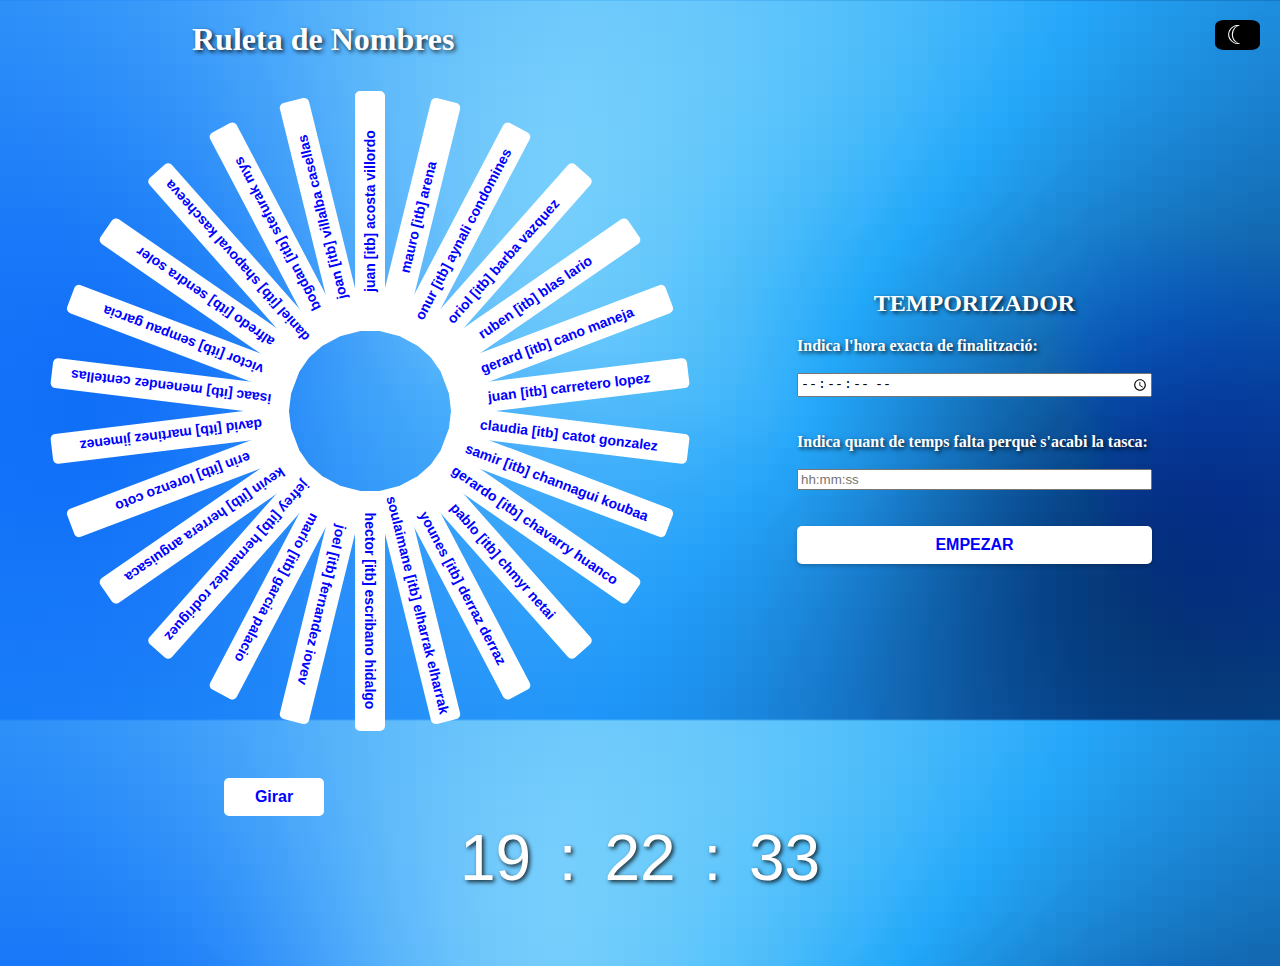
<file: index.html>
<!DOCTYPE html>
<html xmlns="http://www.w3.org/1999/html">
<head>
	<title>Temporizador</title>
	<meta charset="utf-8">
	<link rel="stylesheet" type="text/css" href="./style.css">
</head>
<body>
	<section class="contenedor_ruleta">
	  <h1>Ruleta de Nombres</h1>
	  <div class="roulette-container">
		<ul id="name-list"></ul>
		<button id="spin-button">Girar</button>
		<p id="result"></p>
	  </div>
	  <script src="./ruleta.js"></script>
	</section>
	<section class="reloj">
		  <div class="reloj-digital">
			<span id="hora"></span>
			<span class="separador">:</span>
			<span id="minuto"></span>
			<span class="separador">:</span>
			<span id="segundo"></span>
		  </div>
			<script src="./reloj.js"></script>
	</section>
	   <section class="temporizador">
      <h2>TEMPORIZADOR</h2>
      <form>
         <label for="end-time">Indica l'hora exacta de finalització:</label><br>
         <input type="time" id="end-time" name="end-time" step="1" autocomplete="off"><br><br>
         <label for="duration">Indica quant de temps falta perquè s'acabi la tasca:</label><br>
         <input type="text" id="duration" name="duration" placeholder="hh:mm:ss"><br><br>
         <button type="button" onclick="countdown()">EMPEZAR</button>
      </form>
      <br>
      <div id="countdown"></div>
		   <input type="button" id="pause-button" value="DETENER CONTADOR" onclick="pauseCountdown()" style="display: none;">
      <audio id="sound">
         <source src="/multimedia/audio2.mp3" type="audio/ogg">
      </audio>
      <script src="./temporizador.js"></script>
   </section>
	<section>
		<!--<a id="my-button" href="./mainOscuro.html" class="rounded">☾</a>-->
		<button id="my-button" class="rounded">☾</button>
		<script src="./boton.js"></script>
	</section>
</body>
</html>
</file>
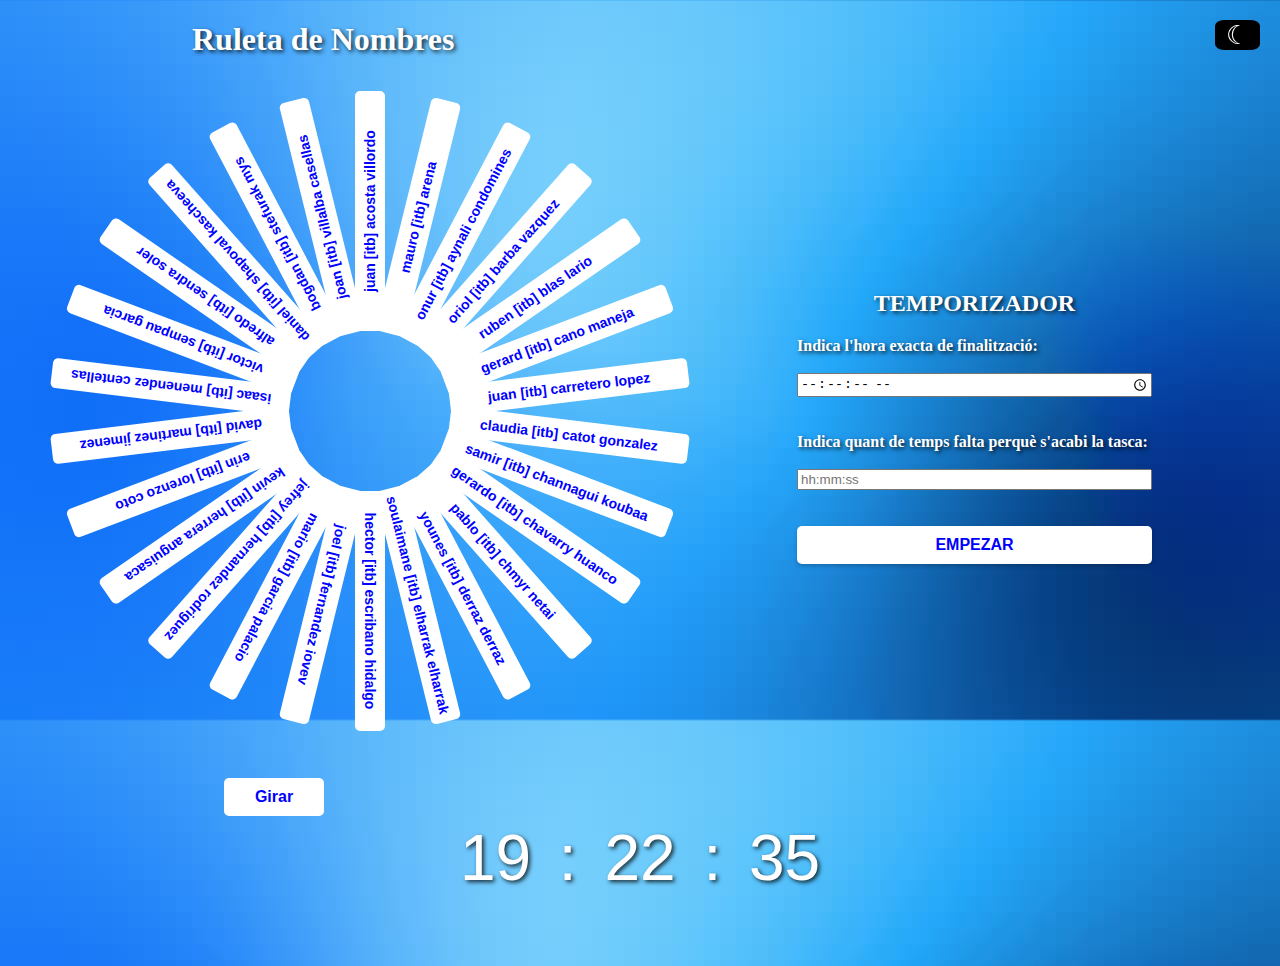
<file: main.html>
<!DOCTYPE html>
<html xmlns="http://www.w3.org/1999/html">
<head>
	<title>Temporizador</title>
	<meta charset="utf-8">
	<link rel="stylesheet" type="text/css" href="./style.css">
</head>
<body>
	<section class="contenedor_ruleta">
	  <h1>Ruleta de Nombres</h1>
	  <div class="roulette-container">
		<ul id="name-list"></ul>
		<button id="spin-button">Girar</button>
		<p id="result"></p>
	  </div>
	  <script src="./ruleta.js"></script>
	</section>
	<section class="reloj">
		  <div class="reloj-digital">
			<span id="hora"></span>
			<span class="separador">:</span>
			<span id="minuto"></span>
			<span class="separador">:</span>
			<span id="segundo"></span>
		  </div>
			<script src="./reloj.js"></script>
	</section>
	   <section class="temporizador">
      <h2>TEMPORIZADOR</h2>
      <form>
         <label for="end-time">Indica l'hora exacta de finalització:</label><br>
         <input type="time" id="end-time" name="end-time" step="1" autocomplete="off"><br><br>
         <label for="duration">Indica quant de temps falta perquè s'acabi la tasca:</label><br>
         <input type="text" id="duration" name="duration" placeholder="hh:mm:ss"><br><br>
         <button type="button" onclick="countdown()">EMPEZAR</button>
      </form>
      <br>
      <div id="countdown"></div>
		   <input type="button" id="pause-button" value="DETENER CONTADOR" onclick="pauseCountdown()" style="display: none;">
      <audio id="sound">
         <source src="/multimedia/audio2.mp3" type="audio/ogg">
      </audio>
      <script src="./temporizador.js"></script>
   </section>
	<section>
		<!--<a id="my-button" href="./mainOscuro.html" class="rounded">☾</a>-->
		<button id="my-button" class="rounded">☾</button>
		<script src="./boton.js"></script>
	</section>
</body>
</html>
</file>
<file: style.css>
body{
/*background-color: #90F7FF;*/
background-image: url("./multimedia/fondoAzul.jpg");
background-size:100%;
}


body.dark-mode{
background-image: url("./multimedia/fondoGris.jpg");
background-size:100%;
}

/* TEMPORIZADOR */

.temporizador {
  position:absolute;
  right:10%;
  top:30%;
  display: flex;
  flex-direction: column;
  justify-content: center;
  align-items: center;
  padding-bottom:140px;
  text-shadow: 2px 2px 4px rgba(0, 0, 0, 0.8);

}

.temporizador button{
  width:355px;
  background-color: white;
  color: blue;
  font-weight:bold;
  border: none;
  border-radius: 5px;
  padding: 10px;
  font-size: 16px;
  text-align: center;
  text-decoration: none;
  cursor: pointer;
  box-shadow: 0 2px 4px rgba(0, 0, 0, 0.2);
  transition: background-color 0.3s ease;
}


.temporizador button:hover{
transform: scale(1.05);

}

#pause-button{
  margin-top:20px;
  width:355px;
  background-color: white;
  color: blue;
  font-weight:bold;
  border: none;
  border-radius: 5px;
  padding: 10px;
  font-size: 16px;
  text-align: center;
  text-decoration: none;
  cursor: pointer;
  box-shadow: 0 2px 4px rgba(0, 0, 0, 0.2);
  transition: background-color 0.3s ease;
}

#pause-button:hover{
transform: scale(1.05);
}


hr {
  width: 100%;
  border-width: 3px;
  margin-top: 0;
  margin-bottom: 0;
}

.temporizador h2 {
  text-align: center;
  color:white;
}

#countdown-timer {
  font-size: 48px;
  font-weight: bold;
  margin: 20px;
  text-align: center;
  font-family: "Digital-7 Mono", sans-serif;
  letter-spacing: 5px;
  color: white;
  padding: 10px;
  max-width: 50%;
}

form {
  display: flex;
  flex-direction: column;
}

label{
color: white;
font-weight: bold;
}

#countdown{
color:white;
font-weight: bold;
font-size:34px;
  box-shadow: 0 2px 4px rgba(0, 0, 0, 0.2);
}

/* -----------------------------------------------------------------------------------------------------------------------------*/
/*Temporizador DARK*/


.dark-mode .temporizador {
  position:absolute;
  right:10%;
  top:30%;
  display: flex;
  flex-direction: column;
  justify-content: center;
  align-items: center;
  padding-bottom:140px;
  /*padding-top: 500px;*/
}

.dark-mode .temporizador button{
  width:355px;
  background-color: #06FF8E ;
  color: black;
  font-weight:bold;
  border: none;
  border-radius: 5px;
  padding: 10px;
  font-size: 16px;
  text-align: center;
  text-decoration: none;
  cursor: pointer;
  box-shadow: 0 2px 4px rgba(0, 0, 0, 0.2);
  transition: background-color 0.3s ease;
}


.dark-mode .temporizador button:hover{
transform: scale(1.05);

}

.dark-mode #pause-button{
  margin-top:20px;
  width:355px;
  background-color: #06FF8E;
  color: black;
  font-weight:bold;
  border: none;
  border-radius: 5px;
  padding: 10px;
  font-size: 16px;
  text-align: center;
  text-decoration: none;
  cursor: pointer;
  box-shadow: 0 2px 4px rgba(0, 0, 0, 0.2);
  transition: background-color 0.3s ease;
}

.dark-mode #pause-button:hover{
transform: scale(1.05);
}


.dark-mode .temporizador h2 {
  text-align: center;
  color:#06FF8E;
}

.dark-mode #countdown-timer {
  font-size: 48px;
  font-weight: bold;
  margin: 20px;
  text-align: center;
  font-family: "Digital-7 Mono", sans-serif;
  letter-spacing: 5px;
  color: #06FF8E;
  padding: 10px;
  max-width: 50%;
}

.dark-mode form {
  display: flex;
  flex-direction: column;
}

.dark-mode label{
color: #06FF8E;
font-weight: bold;
}

.dark-mode #countdown{
color:white;
font-weight: bold;
font-size:34px;
text-shadow: 2px 2px 4px rgba(6, 255, 142, 0.8);
}
/* -----------------------------------------------------------------------------------------------------------------------------*/
/* Ruleta */

.contenedor_ruleta h1{
top:0px;
left: 15%;
position:absolute;
color:white;
text-shadow: 2px 2px 4px rgba(0, 0, 0, 0.8);
}

.contenedor_ruleta {
  text-align: center;
  padding: 0;
  padding-top:750px;
}


#roulette-container {
  left: 50%
  position: fixed;
  width: 800px;
  height: 500px;
  border-radius: 50%;
  background-color: #f0f0f0;
  margin: 0 auto;
  overflow: hidden;
}

#name-list {
  position: absolute;
  top: 130px;
  left: 0;
  z-index:2;
  color: blue;
}

#name-list li {
  position: absolute;
  width: 240px;
  height: 30px;
  line-height: 30px;
  text-align: center;
  background-color: white;
  border-radius: 5px;
  font-family: Arial, sans-serif;
  font-size: 14px;
  cursor: default;
  transition: all 0.5s ease;
  list-style: none;
  font-weight:bold;
}

#name-list li.current {
  background-color: blue;
  color: #fff;
  font-weight: bold;
  font-size:18px;
}

#spin-button {
  position:absolute;
  left:17.5%;
  font-weight:bold;
  display: relative;
  width: 100px;
  margin: 20px auto;
  padding: 10px;
  font-size: 16px;
  text-align: center;
  background-color: white;
  color: blue;
  border: none;
  border-radius: 5px;
  cursor: pointer;

}

#spin-button:hover {
transform: scale(1.05);

}

#result {
  position:absolute;
  top:40%;
  left:42.5%;
  text-align: center;
  font-size: 30px;
  margin-bottom: 20px;
  color:white;
  font-weight:bold;
}
/* -----------------------------------------------------------------------------------------------------------------------------*/
/*RULETA DARK*/

.dark-mode .contenedor_ruleta h1{
top:0px;
left: 15%;
position:absolute;
color:#06FF8E;
}

.dark-mode .contenedor_ruleta {
  text-align: center;
  padding: 0;
  padding-top:750px;
}


.dark-mode #roulette-container {
  left: 50%
  position: fixed;
  width: 800px;
  height: 500px;
  border-radius: 50%;
  background-color: #f0f0f0;
  margin: 0 auto;
  overflow: hidden;
}

.dark-mode #name-list {
  position: absolute;
  top: 130px;
  left: 0;
  z-index:2;
  color: black;
}

.dark-mode #name-list li {
  position: absolute;
  width: 240px;
  height: 30px;
  line-height: 30px;
  text-align: center;
  background-color: #06FF8E;
  border-radius: 5px;
  font-family: Arial, sans-serif;
  font-size: 14px;
  cursor: default;
  transition: all 0.5s ease;
  list-style: none;
  font-weight:bold;
}

.dark-mode #name-list li.current {
  background-color: white;
  color: black;
  font-weight: bold;
  font-size:18px;
}

.dark-mode #spin-button {
  position:absolute;
  left:17.5%;
  font-weight:bold;
  display: relative;
  width: 100px;
  margin: 20px auto;
  padding: 10px;
  font-size: 16px;
  text-align: center;
  background-color: #06FF8E;
  color: black;
  border: none;
  border-radius: 5px;
  cursor: pointer;

}


.dark-mode #spin-button:hover {
transform: scale(1.05);

}

.dark-mode #result {
  position:absolute;
  left:42.5%;
  top:40%;
  text-align: center;
  font-size: 30px;
  margin-bottom: 20px;
  color:white;
  font-weight:bold;
}


.dark-mode #start-button{
background-color:#06FF8E;
}



/*---------------------botón-----------------------------------------------------------------*/

#my-button {
  width: 45px;
  height: 30px;
  position: fixed;
  top: 20px;
  right: 20px;
  padding: 10px;
  font-size: 26px;
  background-color: #000000;
  color: #fff;
  border: none;
  display: flex;
  align-items: center;
  justify-content: center;
  text-decoration: none;
}

#my-button:hover {
  background-color: grey;
  cursor: pointer;
}

.rounded {
  border-radius: 20%;
}

/*---------------------DARK botón-----------------------------------------------------------------*/
.dark-mode #my-button {
  width: 45px;
  height: 30px;
  position: fixed;
  top: 20px;
  right: 20px;
  padding: 10px;
  font-size: 26px;
  background-color: white;
  color: black;
  border: none;
  display: flex;
  align-items: center;
  justify-content: center;
  text-decoration: none;
}

.dark-mode #my-button:hover {
  background-color: #4CA8FF;
  cursor: pointer;
}

.dark-mode .rounded {
  border-radius: 20%;
}

/*RELOJ-------------------------------------------------------*/

.reloj {
  display: flex;
  justify-content: center;
  align-items: center;
  height: 200px;
}

.reloj-digital {
  font-family: 'Exo', sans-serif;
  font-size: 64px;
  color: #fff;
  text-shadow: 2px 2px 4px rgba(0, 0, 0, 0.8);
}

.separador {
  margin: 0 10px;
}


/*darkRELOJ-------------------------------------------------------*/

.dark-mode .reloj {
  display: flex;
  justify-content: center;
  align-items: center;
  height: 200px;
}

.dark-mode .reloj-digital {
  font-family: 'Exo', sans-serif;
  font-size: 64px;
  color: #fff;
  text-shadow: 2px 2px 4px rgba(6, 255, 142, 0.8);
}

.dark-mode .separador {
  margin: 0 10px;
}
</file>
